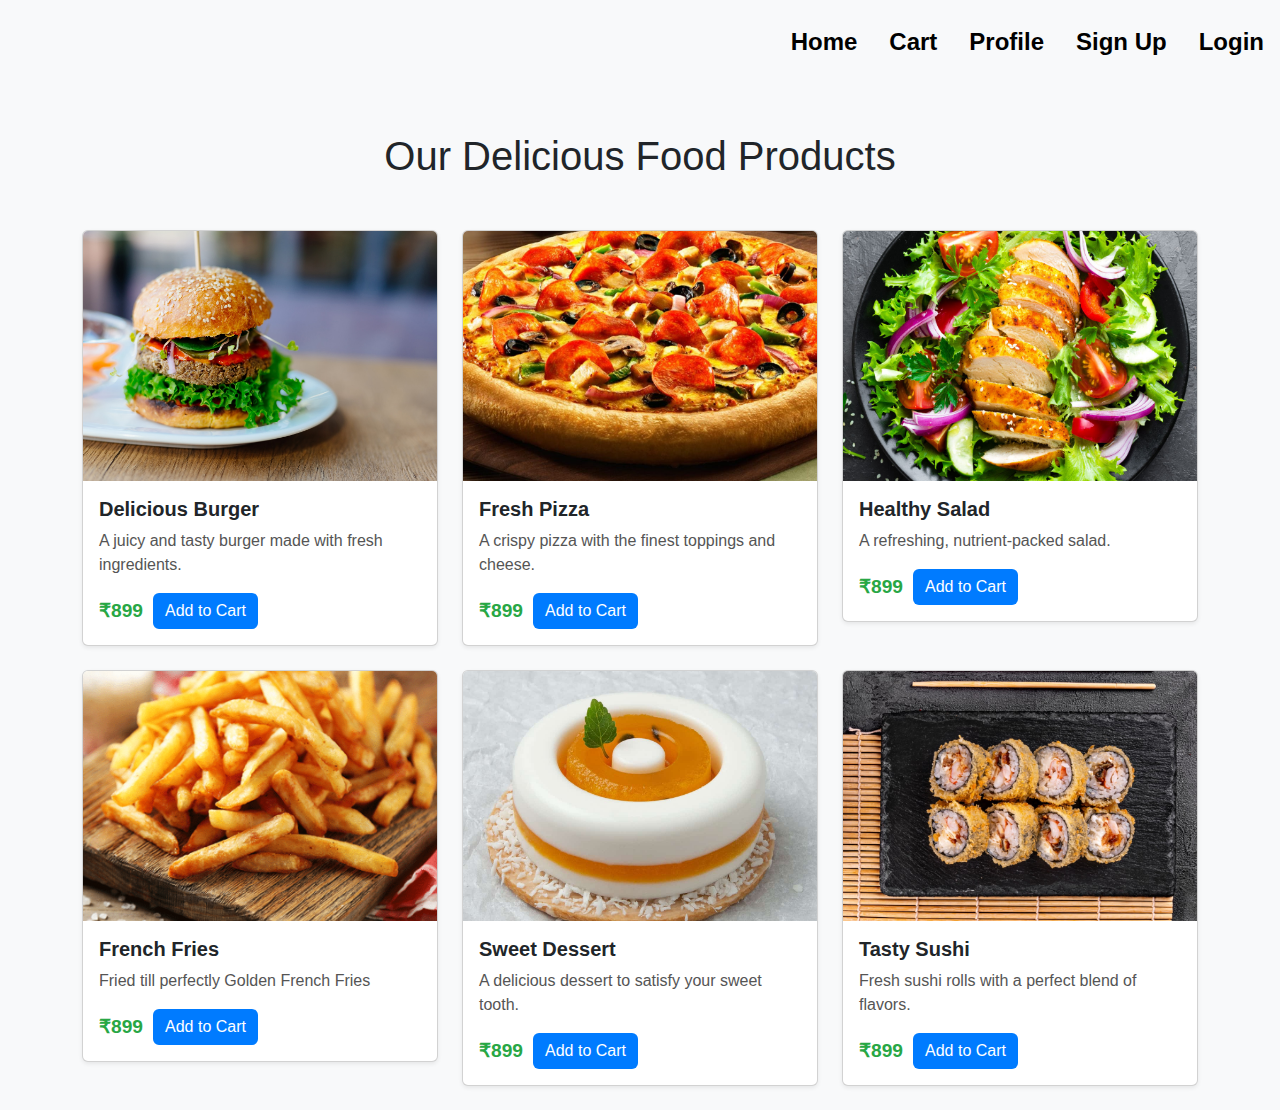
<file: order.html>
<!DOCTYPE html>
<html lang="en">

<head>
    <meta charset="UTF-8">
    <meta name="viewport" content="width=device-width, initial-scale=1.0">
    <title>Food Products</title>
    <link href="https://cdn.jsdelivr.net/npm/bootstrap@5.3.3/dist/css/bootstrap.min.css" rel="stylesheet"
        integrity="sha384-QWTKZyjpPEjISv5WaRU9OFeRpok6YctnYmDr5pNlyT2bRjXh0JMhjY6hW+ALEwIH" crossorigin="anonymous">

    <style>
        body {
            background-color: #f8f9fa;
            font-family: 'Poppins', sans-serif;
        }

        .card-container {
            margin-top: 50px;
        }

        .card-title {
            font-weight: bold;
            font-size: 1.25rem;
        }

        .navbar {
            padding-top: 1rem;
            padding-bottom: 1rem;
        }

        .card-description {
            font-size: 1rem;
            color: #555;
        }

        .card-btn {
            background-color: #007bff;
            color: white;
            border: none;
        }

        .lnk {
            font-size: x-large;
            font-weight: bold;
            color: black;

        }

        .card-btn:hover {
            background-color: #0056b3;
        }

        .price {
            font-size: 1.2rem;
            font-weight: bold;
            color: #28a745;
        }



        .price-and-button {
            display: flex;
            align-items: center;
        }

        .price {
            margin-right: 10px;
        }
    </style>
</head>

<body>
    <ul class="nav justify-content-end navbar">
        <li class="nav-item">
            <a class="nav-link lnk" href="index.html">Home</a>
        </li>
        <li class="nav-item">
            <a class="nav-link lnk" href="#">Cart</a>
        </li>
        <li class="nav-item">
            <a class="nav-link lnk" href="#">Profile</a>
        </li>
        <li class="nav-item">
            <a class="nav-link lnk" href="signup.html">Sign Up</a>
        </li>
        <li class="nav-item">
            <a class="nav-link lnk" href="#">Login</a>
        </li>

    </ul>
    <div class="container">
        <h1 class="text-center my-5">Our Delicious Food Products</h1>

        <div class="row row-cols-1 row-cols-md-2 row-cols-lg-3 card-container">
            <!-- Card 1 -->
            <div class="col mb-4">
                <div class="card shadow-sm">
                    <img src="images/burger.jpg" class="card-img-top img-fluid" style="height: 250px; object-fit: cover;"
                        alt="Food 1">
                    <div class="card-body">
                        <h5 class="card-title">Delicious Burger</h5>
                        <p class="card-description">A juicy and tasty burger made with fresh ingredients.</p>
                        <div class="price-and-button">
                            <span class="price">₹899</span>
                            <button class="btn card-btn">Add to Cart</button>
                        </div>
                    </div>
                </div>
            </div>

            <!-- Card 2 -->
            <div class="col mb-4">
                <div class="card shadow-sm">
                    <img src="images/pizza.jpg" class="card-img-top img-fluid" style="height: 250px; object-fit: cover;"
                        alt="Food 2">
                    <div class="card-body">
                        <h5 class="card-title">Fresh Pizza</h5>
                        <p class="card-description">A crispy pizza with the finest toppings and cheese.</p>
                        <div class="price-and-button">
                            <span class="price">₹899</span>
                            <button class="btn card-btn">Add to Cart</button>
                        </div>
                    </div>
                </div>
            </div>

            <!-- Card 3 -->
            <div class="col mb-4">
                <div class="card shadow-sm">
                    <img src="images/salad.jpg" class="card-img-top img-fluid" style="height: 250px; object-fit: cover;"
                        alt="Food 3">
                    <div class="card-body">
                        <h5 class="card-title">Healthy Salad</h5>
                        <p class="card-description">A refreshing, nutrient-packed salad.</p>
                        <div class="price-and-button">
                            <span class="price">₹899</span>
                            <button class="btn card-btn">Add to Cart</button>
                        </div>
                    </div>
                </div>
            </div>

            <!-- Card 4 -->
            <div class="col mb-4">
                <div class="card shadow-sm">
                    <img src="images/frenctfries.png" class="card-img-top img-fluid" style="height: 250px; object-fit: cover;"
                        alt="Food 4">
                    <div class="card-body">
                        <h5 class="card-title">French Fries</h5>
                        <p class="card-description">Fried till perfectly Golden French Fries</p>
                        <div class="price-and-button">
                            <span class="price">₹899</span>
                            <button class="btn card-btn">Add to Cart</button>
                        </div>
                    </div>
                </div>
            </div>

            <!-- Card 5 -->
            <div class="col mb-4">
                <div class="card shadow-sm">
                    <img src="images/sweet-desert.jpg" class="card-img-top img-fluid" style="height: 250px; object-fit: cover;"
                        alt="Food 5">
                    <div class="card-body">
                        <h5 class="card-title">Sweet Dessert</h5>
                        <p class="card-description">A delicious dessert to satisfy your sweet tooth.</p>
                        <div class="price-and-button">
                            <span class="price">₹899</span>
                            <button class="btn card-btn">Add to Cart</button>
                        </div>
                    </div>
                </div>
            </div>

            <!-- Card 6 -->
            <div class="col mb-4">
                <div class="card shadow-sm">
                    <img src="images/sushi.jpg" class="card-img-top img-fluid" style="height: 250px; object-fit: cover;"
                        alt="Food 6">
                    <div class="card-body">
                        <h5 class="card-title">Tasty Sushi</h5>
                        <p class="card-description">Fresh sushi rolls with a perfect blend of flavors.</p>
                        <div class="price-and-button">
                            <span class="price">₹899</span>
                            <button class="btn card-btn">Add to Cart</button>
                        </div>
                    </div>
                </div>
            </div>
        </div>
    </div>

    <script src="https://cdn.jsdelivr.net/npm/bootstrap@5.3.3/dist/js/bootstrap.bundle.min.js"
        integrity="sha384-YvpcrYf0tY3lHB60NNkmXc5s9fDVZLESaAA55NDzOxhy9GkcIdslK1eN7N6jIeHz"
        crossorigin="anonymous"></script>
</body>

</html>
</file>
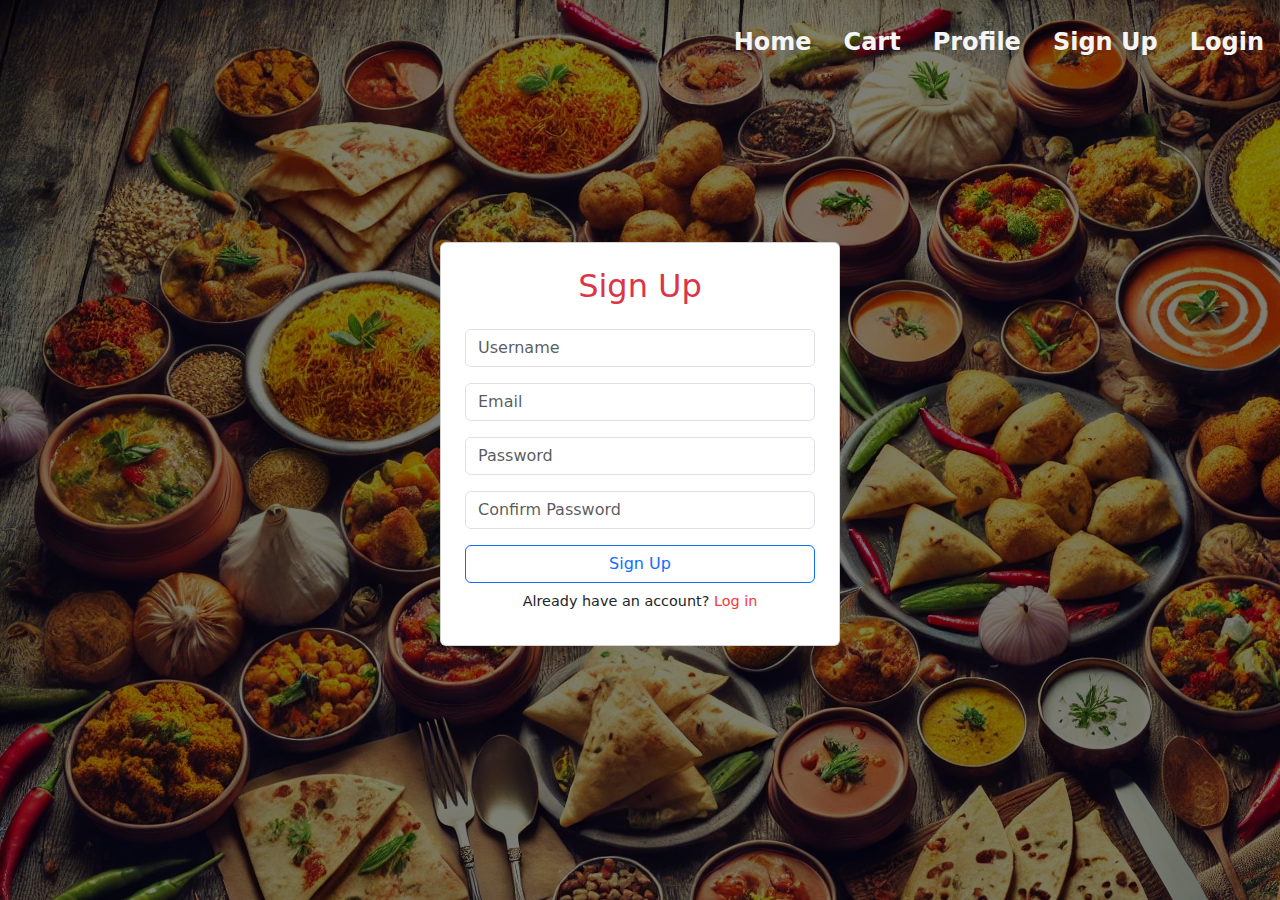
<file: signup.html>
<!DOCTYPE html>
<html lang="en">

<head>
    <meta charset="UTF-8">
    <meta name="viewport" content="width=device-width, initial-scale=1.0">
    <title>Sign Up</title>
    <link href="https://cdn.jsdelivr.net/npm/bootstrap@5.3.3/dist/css/bootstrap.min.css" rel="stylesheet"
        integrity="sha384-QWTKZyjpPEjISv5WaRU9OFeRpok6YctnYmDr5pNlyT2bRjXh0JMhjY6hW+ALEwIH" crossorigin="anonymous">
        <link rel="stylesheet" href="signup.html">

    <style>
        body {
            background: linear-gradient(rgba(0, 0, 0, 0.5), rgba(0, 0, 0, 0.5)), url('images/bg.png');
            object-fit: cover;
        }

        .card-footer {
            background-color: transparent;
            border-top: none;
            text-align: center;
            font-size: 0.9rem;
        }

        .card-footer a {
            color: #ff3333;
            text-decoration: none;
        }

        .navbar {
            padding-top: 1rem;
            padding-bottom: 1rem;
        }

        .lnk {
            font-size: x-large;
            font-weight: bold;
            color: whitesmoke;

        }
    </style>

</head>

<body>
    <ul class="nav justify-content-end navbar">
        <li class="nav-item">
            <a class="nav-link lnk" href="index.html">Home</a>
        </li>
        <li class="nav-item">
            <a class="nav-link lnk" href="#">Cart</a>
        </li>
        <li class="nav-item">
            <a class="nav-link lnk" href="#">Profile</a>
        </li>
        <li class="nav-item">
            <a class="nav-link lnk" href="signup.html">Sign Up</a>
        </li>
        <li class="nav-item">
            <a class="nav-link lnk" href="#">Login</a>
        </li>

    </ul>

    <div class="d-flex align-items-center justify-content-center" style="height: 80vh;">
        <div class="card p-4" style="width: 100%; max-width: 400px;">
            <h2 class="text-danger text-center">Sign Up</h2>
            <form action="/signup" method="post">
                <input type="text" class="form-control my-3" placeholder="Username" name="username" required>
                <input type="email" class="form-control my-3" placeholder="Email" name="email" required>
                <input type="password" class="form-control my-3" placeholder="Password" name="password" required>
                <input type="password" class="form-control my-3" placeholder="Confirm Password" name="confirm_password"
                    required>

                <div class="d-grid gap-2">
                    <button type="submit" class="btn btn-outline-primary btn-block">Sign Up</button>
                </div>
            </form>
            <div class="card-footer">
                <p class="mb-0">Already have an account? <a href="#">Log in</a></p>
            </div>
        </div>
    </div>

    <script src="https://cdn.jsdelivr.net/npm/bootstrap@5.3.3/dist/js/bootstrap.bundle.min.js"
        integrity="sha384-YvpcrYf0tY3lHB60NNkmXc5s9fDVZLESaAA55NDzOxhy9GkcIdslK1eN7N6jIeHz"
        crossorigin="anonymous"></script>
</body>

</html>
</file>
